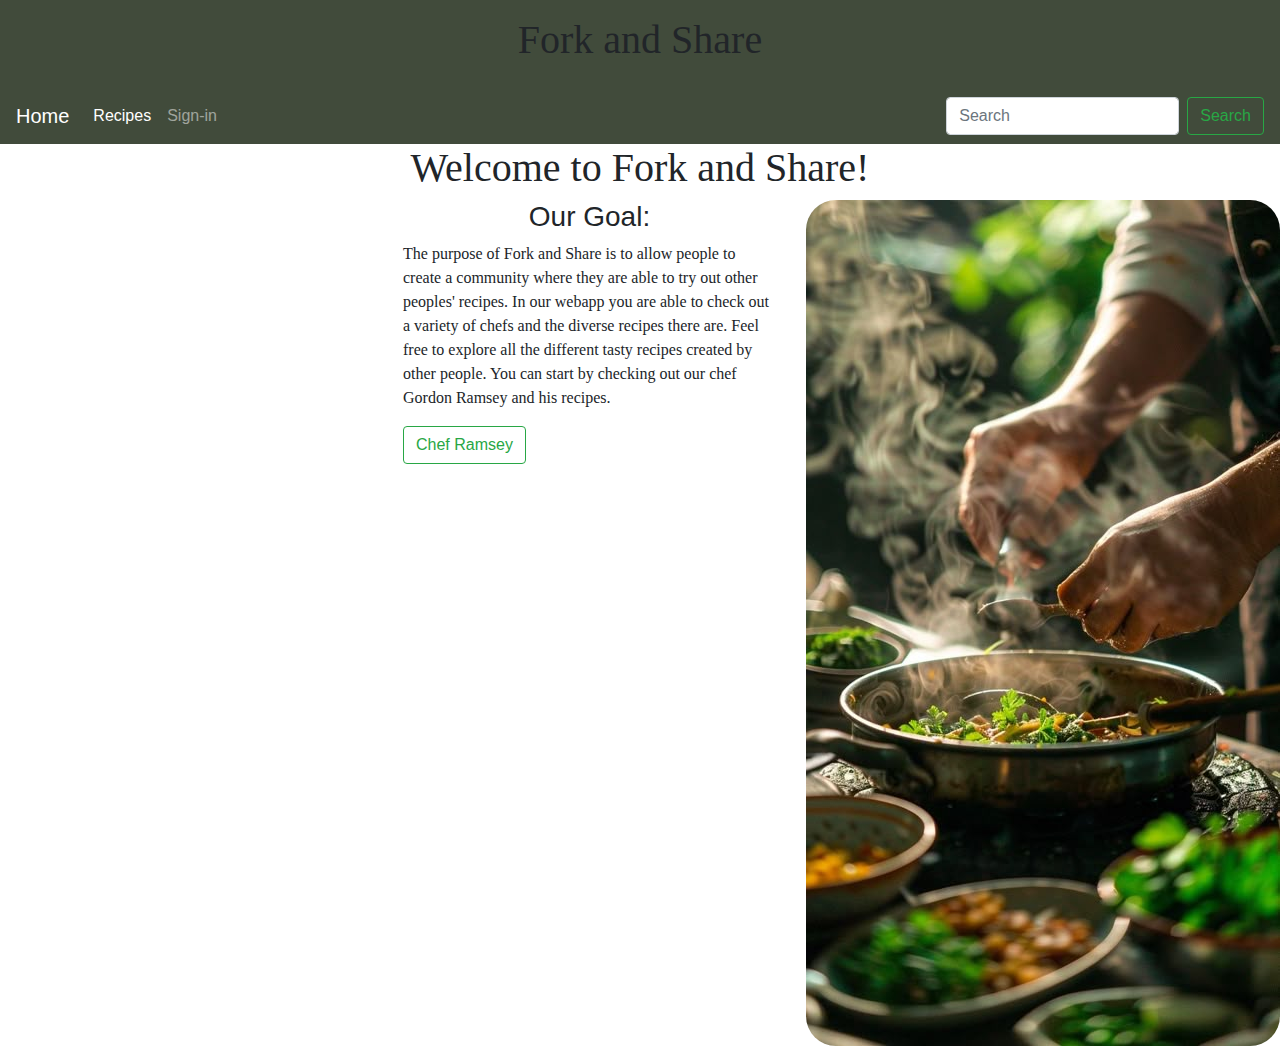
<file: Fork&Share/index.html>
<!DOCTYPE html>
<html lang="en">
<head>
    <meta charset="UTF-8">
    <meta name="viewport" content="width=device-width, initial-scale=1.0">
    <title>Document</title>
    <link rel="stylesheet" href="style.css">
    <link rel="stylesheet" href="https://cdn.jsdelivr.net/npm/bootstrap@4.6.2/dist/css/bootstrap.min.css"> 
    <script src="https://code.jquery.com/jquery-3.3.1.slim.min.js" integrity="sha384-q8i/X+965DzO0rT7abK41JStQIAqVgRVzpbzo5smXKp4YfRvH+8abtTE1Pi6jizo" crossorigin="anonymous"></script>
    <script src="https://cdnjs.cloudflare.com/ajax/libs/popper.js/1.14.7/umd/popper.min.js" integrity="sha384-UO2eT0CpHqdSJQ6hJty5KVphtPhzWj9WO1clHTMGa3JDZwrnQq4sF86dIHNDz0W1" crossorigin="anonymous"></script>
</head>

<body>

    <header class="text-center p-3">
        <h1>Fork and Share</h1>
    </header>
    
    <nav class="navbar navbar-expand-sm navbar-dark" style="background-color: #414b3b;">
        <a class="navbar-brand" href="index.html">Home</a>
        <button class="navbar-toggler" type="button" data-toggle="collapse" data-target="#navMenu">
            <span class="navbar-toggler-icon"></span>
        </button>
        <div class="collapse navbar-collapse" id="navMenu">
            <ul class="navbar-nav mr-auto">
                <li class="nav-item active">
                    <a class="nav-link" href="recipies.html">Recipes </a>
                </li>
                <li class="nav-item">
                    <a class="nav-link" href="Login.html">Sign-in</a>
                </li>
            </ul>
            <form class="form-inline">
                <input class="form-control mr-sm-2" type="search" placeholder="Search ">
                <button class="btn btn-outline-success" type="submit">Search</button>
            </form>
        </div>
    </nav>
    <h1 class="text-center">Welcome to Fork and Share!</h1>

    <div class="row">
        <div class="col"></div>
        <div class="col">
            <h3 class="text-center">Our Goal:</h3>
            <p>The purpose of Fork and Share is to allow people to create a community where they are able to try out other peoples' recipes.
                In our webapp you are able to check out a variety of chefs and the diverse recipes there are. Feel free to explore all the different tasty recipes 
            created by other people. You can start by checking out our chef Gordon Ramsey and his recipes.</p>
            <a href="chefprof.html" class="btn btn-outline-success my-2 my-sm-0" role="button" aria-pressed="true">Chef Ramsey</a></li>
        
        </div>
        <div class="col">
            <img src="images/makingfood.jpg" style="border-radius: 30px;" alt="">
        </div>
      </div>

</body>
</html>
</file>
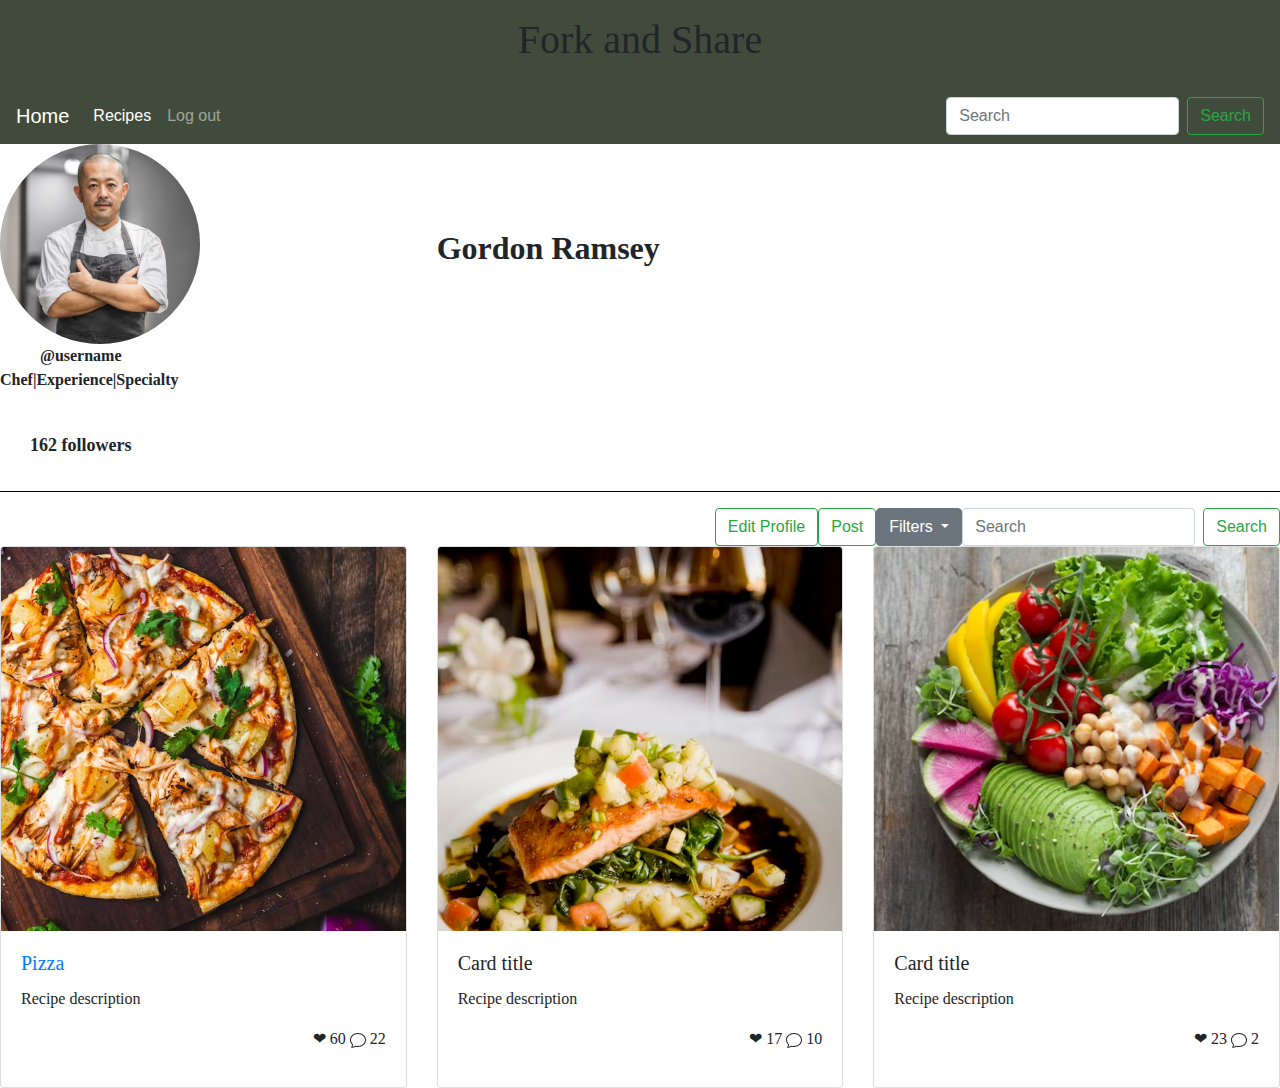
<file: Fork&Share/chefprof.html>
<!DOCTYPE html>
<html lang="en">
<head>
    <meta charset="UTF-8">
    <meta name="viewport" content="width=device-width, initial-scale=1.0">
    <title>Document</title>
    <link rel="stylesheet" href="style.css">
    <link rel="stylesheet" href="https://cdn.jsdelivr.net/npm/bootstrap@4.6.2/dist/css/bootstrap.min.css"> 
    <script src="https://code.jquery.com/jquery-3.3.1.slim.min.js" integrity="sha384-q8i/X+965DzO0rT7abK41JStQIAqVgRVzpbzo5smXKp4YfRvH+8abtTE1Pi6jizo" crossorigin="anonymous"></script>
    <script src="https://cdnjs.cloudflare.com/ajax/libs/popper.js/1.14.7/umd/popper.min.js" integrity="sha384-UO2eT0CpHqdSJQ6hJty5KVphtPhzWj9WO1clHTMGa3JDZwrnQq4sF86dIHNDz0W1" crossorigin="anonymous"></script>
</head>

<body>
  <header class="text-center p-3">
    <h1>Fork and Share</h1>
</header>

<nav class="navbar navbar-expand-sm navbar-dark" style="background-color: #414b3b;">
    <a class="navbar-brand" href="index.html">Home</a>
    <button class="navbar-toggler" type="button" data-toggle="collapse" data-target="#navMenu">
        <span class="navbar-toggler-icon"></span>
    </button>
    <div class="collapse navbar-collapse" id="navMenu">
        <ul class="navbar-nav mr-auto">
            <li class="nav-item active">
                <a class="nav-link" href="recipies.html">Recipes </a>
            </li>
            <li class="nav-item">
                <a class="nav-link" href="#">Log out</a>
            </li>
        </ul>
        <form class="form-inline">
            <input class="form-control mr-sm-2" type="search" placeholder="Search ">
            <button class="btn btn-outline-success" type="submit">Search</button>
        </form>
    </div>
</nav>

<div class="row">
  <div class="col"><img src="images/chef.avif" class="profile-pic" alt="chef">
    <p class="username">@username <br> Chef|Experience|Specialty </p> <br> 
    <p class="follower"> 162 followers </p>
  </div>
  <div class="col"><p class="chef-name">Gordon Ramsey</p></div>
  <div class="col"> </div>
</div>

<hr width="100%" color="black" size="1">

<ul class="nav justify-content-end">
  <li class="nav-item">
    <button class="btn btn-outline-success my-2 my-sm-0">Edit Profile</button>
  </li>
  <li class="nav-item">
    <a href="postrecipe.html" class="btn btn-outline-success my-2 my-sm-0" role="button" aria-pressed="true">Post</a></li>
    <li class="nav-item">
        <div class="dropdown">
            <button class="btn btn-secondary dropdown-toggle" type="button" id="dropdownMenuButton" data-toggle="dropdown" aria-haspopup="true" aria-expanded="true">
              Filters
            </button>
            <div class="dropdown-menu" aria-labelledby="dropdownMenuButton">
              <a class="dropdown-item" href="#">Food Type</a>
              <a class="dropdown-item" href="#">Another action</a>
              <a class="dropdown-item" href="#">Something else here</a>
            </div>
          </div>
    </li>
    <li class="nav-item">
        <form class="form-inline my-2 my-lg-0">
            <input class="form-control mr-sm-2" type="search" placeholder="Search" aria-label="Search">
            <button class="btn btn-outline-success my-2 my-sm-0" type="submit">Search</button>
          </form>
    </li>
  </ul>


<div class="card-deck">
    <div class="card">
      <img class="card-img-top" src="images/pizza.avif" alt="Card image cap">
      <div class="card-body">
        <h5 class="card-title"><a href = "pizza.html"> Pizza</a></h5>
        <p class="card-text">Recipe description</p>
        <p class="text-right">&#10084; 60 <svg xmlns="http://www.w3.org/2000/svg" width="16" height="16" fill="currentColor" class="bi bi-chat" viewBox="0 0 16 16">
          <path d="M2.678 11.894a1 1 0 0 1 .287.801 11 11 0 0 1-.398 2c1.395-.323 2.247-.697 2.634-.893a1 1 0 0 1 .71-.074A8 8 0 0 0 8 14c3.996 0 7-2.807 7-6s-3.004-6-7-6-7 2.808-7 6c0 1.468.617 2.83 1.678 3.894m-.493 3.905a22 22 0 0 1-.713.129c-.2.032-.352-.176-.273-.362a10 10 0 0 0 .244-.637l.003-.01c.248-.72.45-1.548.524-2.319C.743 11.37 0 9.76 0 8c0-3.866 3.582-7 8-7s8 3.134 8 7-3.582 7-8 7a9 9 0 0 1-2.347-.306c-.52.263-1.639.742-3.468 1.105"/>
        </svg> 22</p>
      </div>
    </div>
    <div class="card">
      <img class="card-img-top" src="images/salmon.avif" alt="Card image cap">
      <div class="card-body">
        <h5 class="card-title">Card title</h5>
        <p class="card-text">Recipe description </p>
        <p class="text-right">&#10084; 17 <svg xmlns="http://www.w3.org/2000/svg" width="16" height="16" fill="currentColor" class="bi bi-chat" viewBox="0 0 16 16">
          <path d="M2.678 11.894a1 1 0 0 1 .287.801 11 11 0 0 1-.398 2c1.395-.323 2.247-.697 2.634-.893a1 1 0 0 1 .71-.074A8 8 0 0 0 8 14c3.996 0 7-2.807 7-6s-3.004-6-7-6-7 2.808-7 6c0 1.468.617 2.83 1.678 3.894m-.493 3.905a22 22 0 0 1-.713.129c-.2.032-.352-.176-.273-.362a10 10 0 0 0 .244-.637l.003-.01c.248-.72.45-1.548.524-2.319C.743 11.37 0 9.76 0 8c0-3.866 3.582-7 8-7s8 3.134 8 7-3.582 7-8 7a9 9 0 0 1-2.347-.306c-.52.263-1.639.742-3.468 1.105"/>
        </svg> 10</p>
      </div>
    </div>
    <div class="card">
      <img class="card-img-top" src="images/salad.avif" alt="Card image cap">
      <div class="card-body">
        <h5 class="card-title">Card title</h5>
        <p class="card-text">Recipe description </p>
        <p class="text-right">&#10084; 23 <svg xmlns="http://www.w3.org/2000/svg" width="16" height="16" fill="currentColor" class="bi bi-chat" viewBox="0 0 16 16">
          <path d="M2.678 11.894a1 1 0 0 1 .287.801 11 11 0 0 1-.398 2c1.395-.323 2.247-.697 2.634-.893a1 1 0 0 1 .71-.074A8 8 0 0 0 8 14c3.996 0 7-2.807 7-6s-3.004-6-7-6-7 2.808-7 6c0 1.468.617 2.83 1.678 3.894m-.493 3.905a22 22 0 0 1-.713.129c-.2.032-.352-.176-.273-.362a10 10 0 0 0 .244-.637l.003-.01c.248-.72.45-1.548.524-2.319C.743 11.37 0 9.76 0 8c0-3.866 3.582-7 8-7s8 3.134 8 7-3.582 7-8 7a9 9 0 0 1-2.347-.306c-.52.263-1.639.742-3.468 1.105"/>
        </svg> 2</p>
      </div>
    </div>
  </div>
     
</body>
</html>
</file>
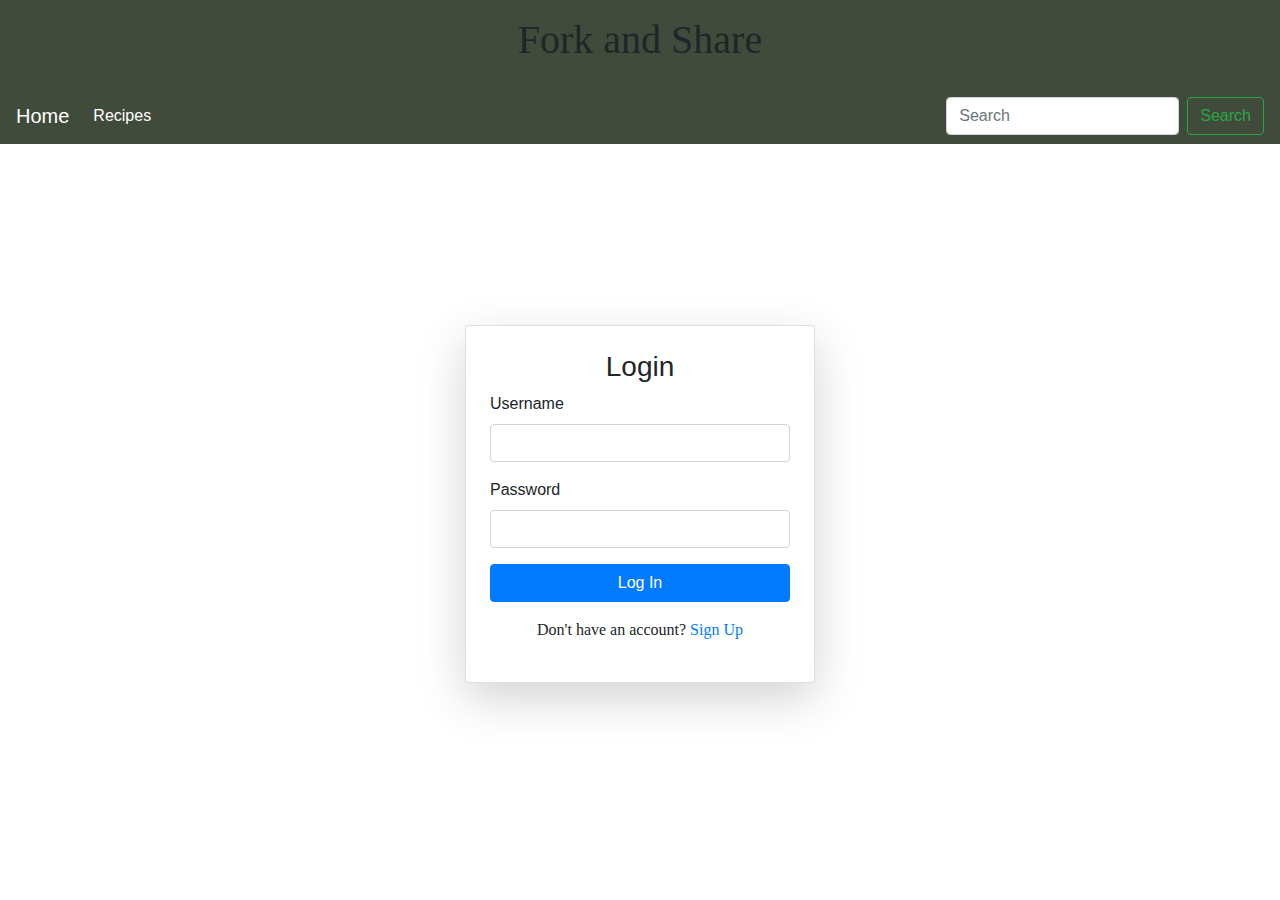
<file: Fork&Share/Login.html>
<!DOCTYPE html>
<html lang="en">
<head>
    <meta charset="UTF-8">
    <meta name="viewport" content="width=device-width, initial-scale=1.0">
    <title>Document</title>
    <link rel="stylesheet" href="style.css">
    <link rel="stylesheet" href="https://cdn.jsdelivr.net/npm/bootstrap@4.6.2/dist/css/bootstrap.min.css"> 
    <script src="https://code.jquery.com/jquery-3.3.1.slim.min.js" integrity="sha384-q8i/X+965DzO0rT7abK41JStQIAqVgRVzpbzo5smXKp4YfRvH+8abtTE1Pi6jizo" crossorigin="anonymous"></script>
    <script src="https://cdnjs.cloudflare.com/ajax/libs/popper.js/1.14.7/umd/popper.min.js" integrity="sha384-UO2eT0CpHqdSJQ6hJty5KVphtPhzWj9WO1clHTMGa3JDZwrnQq4sF86dIHNDz0W1" crossorigin="anonymous"></script>
</head>

<body>
  <header class="text-center p-3">
    <h1>Fork and Share</h1>
</header>

<nav class="navbar navbar-expand-sm navbar-dark" style="background-color: #414b3b;">
    <a class="navbar-brand" href="index.html">Home</a>
    <button class="navbar-toggler" type="button" data-toggle="collapse" data-target="#navMenu">
        <span class="navbar-toggler-icon"></span>
    </button>
    <div class="collapse navbar-collapse" id="navMenu">
        <ul class="navbar-nav mr-auto">
            <li class="nav-item active">
                <a class="nav-link" href="#">Recipes </a>
            </li>
            <li class="nav-item">
                <a class="nav-link" href="#"></a>
            </li>
        </ul>
        <form class="form-inline">
            <input class="form-control mr-sm-2" type="search" placeholder="Search ">
            <button class="btn btn-outline-success" type="submit">Search</button>
        </form>
    </div>
</nav>


<!-- Login Box -->
<div class="container d-flex justify-content-center align-items-center" style="min-height: 80vh;">
    <div class="card shadow-lg p-4" style="width: 350px;">
        <h3 class="text-center">Login</h3>
        <form id="loginForm">
            <div class="form-group">
                <label for="username">Username</label>
                <input type="text" id="username" name="username" class="form-control" required>
            </div>

            <div class="form-group">
                <label for="password">Password</label>
                <input type="password" id="password" name="password" class="form-control" required>
            </div>

            <button type="submit" class="btn btn-primary btn-block">Log In</button>
        </form>

        <div class="text-center mt-3">
            <p>Don't have an account? <a href="signup.html">Sign Up</a></p>
        </div>
    </div>
</div>



</body>
</html>
</file>
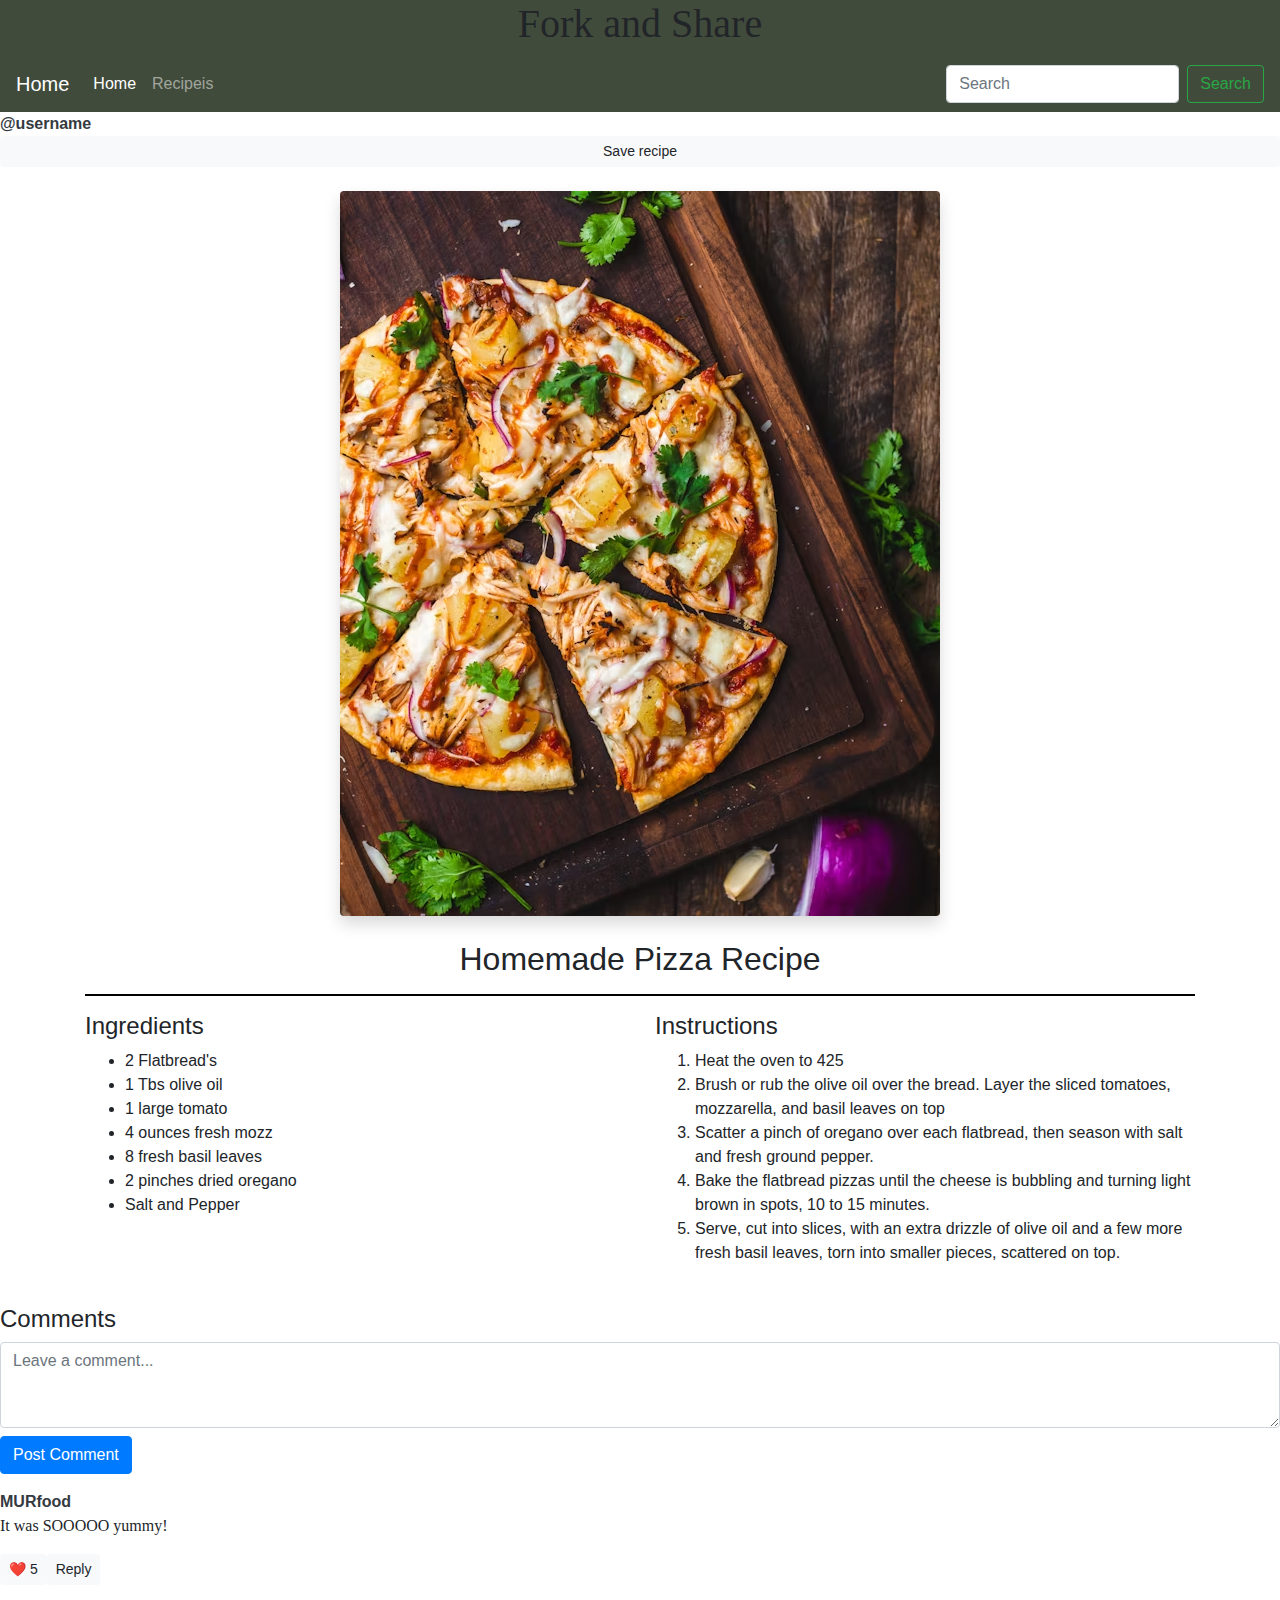
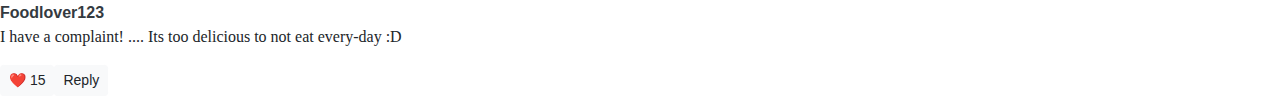
<file: Fork&Share/pizza.html>
<!doctype html>
<html lang="en">
  <head>
    <title>Title</title>
    <!-- Required meta tags -->
    <meta charset="utf-8">
    <meta name="viewport" content="width=device-width, initial-scale=1, shrink-to-fit=no">


    <link rel = "stylesheet" href  ="style.css"> 


    <!-- Bootstrap CSS -->
    <link rel="stylesheet" href="https://stackpath.bootstrapcdn.com/bootstrap/4.3.1/css/bootstrap.min.css" integrity="sha384-ggOyR0iXCbMQv3Xipma34MD+dH/1fQ784/j6cY/iJTQUOhcWr7x9JvoRxT2MZw1T" crossorigin="anonymous">
  </head>
  <body>
    <!-- Optional JavaScript -->
    <!-- jQuery first, then Popper.js, then Bootstrap JS -->
    <script src="https://code.jquery.com/jquery-3.3.1.slim.min.js" integrity="sha384-q8i/X+965DzO0rT7abK41JStQIAqVgRVzpbzo5smXKp4YfRvH+8abtTE1Pi6jizo" crossorigin="anonymous"></script>
    <script src="https://cdnjs.cloudflare.com/ajax/libs/popper.js/1.14.7/umd/popper.min.js" integrity="sha384-UO2eT0CpHqdSJQ6hJty5KVphtPhzWj9WO1clHTMGa3JDZwrnQq4sF86dIHNDz0W1" crossorigin="anonymous"></script>
    <script src="https://stackpath.bootstrapcdn.com/bootstrap/4.3.1/js/bootstrap.min.js" integrity="sha384-JjSmVgyd0p3pXB1rRibZUAYoIIy6OrQ6VrjIEaFf/nJGzIxFDsf4x0xIM+B07jRM" crossorigin="anonymous"></script>
  


    <header>
        <h1> Fork and Share </h1>
            </header>
    
    <nav class="navbar navbar-expand-sm navbar-dark" style="background-color: #414b3b;">
        <a class="navbar-brand" href="index.html">Home</a>
        <button class="navbar-toggler d-lg-none" type="button" data-toggle="collapse" data-target="#collapsibleNavId" aria-controls="collapsibleNavId"
            aria-expanded="false" aria-label="Toggle navigation"></button>
        <div class="collapse navbar-collapse" id="collapsibleNavId">
            <ul class="navbar-nav mr-auto mt-2 mt-lg-0">
                <li class="nav-item active">


                    <a class="nav-link" href="index.html">Home <span class="sr-only">(current)</span></a>
                </li>
                <li class="Recipes">
                    <a class="nav-link" href="recipies.html">Recipeis</a>

                </li>
            </ul>
            <form class="form-inline my-2 my-lg-0">
                <input class="form-control mr-sm-2" type="text" placeholder="Search">
                <button class="btn btn-outline-success my-2 my-sm-0" type="submit">Search</button>
            </form>




        </div>
    </nav>
    <strong><a href="chefprof.html" class="text-dark">@username </a></strong>

    <button class="btn btn-light btn-sm"> Save recipe </button> 

    
    <div class="container mt-4">
        
        <div class="text-center">
            <img src="images/pizza.avif" class="img-fluid rounded shadow" alt="pizza" style="max-width: 80%;">
        </div>

       
        <h2 class="mt-4 text-center">Homemade Pizza Recipe</h2>
        <hr class="line">

        
        <div class="row">
           
            <div class="col-md-6">
                <h4>Ingredients</h4>
                <ul>
                    <li>2 Flatbread's</li>
                    <li>1 Tbs olive oil</li>
                    <li>1 large tomato</li>
                    <li>4 ounces fresh mozz</li>
                    <li>8 fresh basil leaves</li>
                    <li>2 pinches dried oregano</li>
                    <li>Salt and Pepper</li>
                </ul>
            </div>

          
            <div class="col-md-6">
                <h4>Instructions</h4>
                <ol>
                    <li>Heat the oven to 425</li>
                    <li>Brush or rub the olive oil over the bread. Layer the sliced tomatoes, mozzarella, and basil leaves on top</li>
                    <li>Scatter a pinch of oregano over each flatbread, then season with salt and fresh ground pepper.</li>
                    <li>Bake the flatbread pizzas until the cheese is bubbling and turning light brown in spots, 10 to 15 minutes.</li>
                    <li>Serve, cut into slices, with an extra drizzle of olive oil and a few more fresh basil leaves, torn into smaller pieces, scattered on top. </li>
                </ol>
            </div>
        </div>
    </div>
    

<div class="comment-section mt-4">
    <h4>Comments</h4>
    <div class="comment-box">
        <textarea class="form-control" rows="3" placeholder="Leave a comment..."></textarea>
        <button class="btn btn-primary mt-2">Post Comment</button>
    </div>
  

    <div class="comment mt-3">
        <strong><a href="userprofile.html" class= "text-dark" >MURfood</a></a></strong>
        <p>It was SOOOOO yummy! </p>
        <button class="btn btn-light btn-sm">
            <span class="text-danger">&#10084;</span> 5
            <button class="btn btn-light btn-sm"> Reply </button> 
        </button>
    </div>
  
    <div class="comment mt-3">
        <strong><a href="#" class="text-dark">Foodlover123</a></strong> <span class="text-muted"> </span>
        <p> I have a complaint! .... Its too delicious to not eat every-day :D </p>
        <button class="btn btn-light btn-sm">
            <span class="text-danger">&#10084; </span>15 
            <button class="btn btn-light btn-sm"> Reply </button> 
        </button>
    </div>
  </div>
  </div>
  


</body>
</html>
</file>
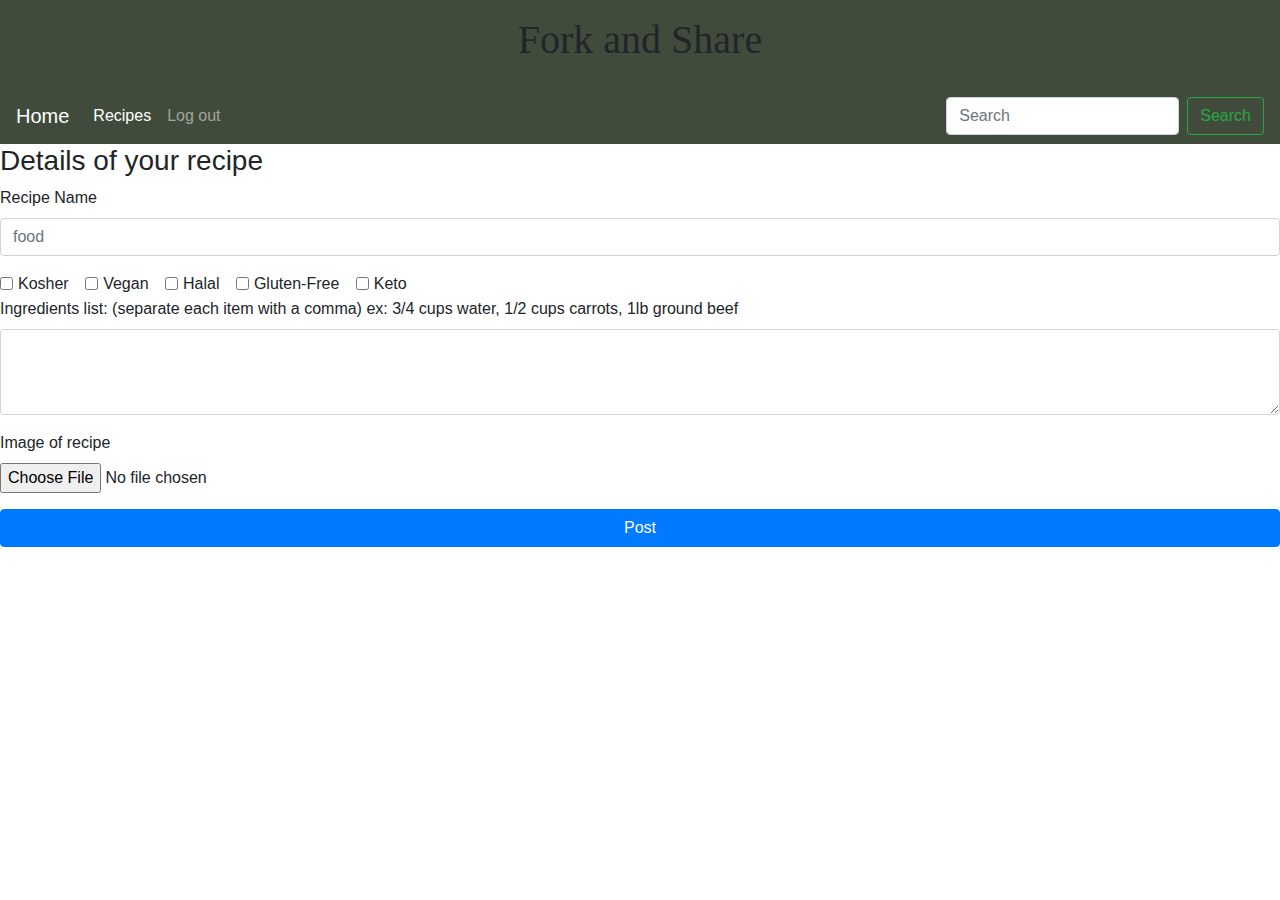
<file: Fork&Share/postrecipe.html>
<!doctype html>
<html lang="en">
  <head>
    <title>Title</title>
    <!-- Required meta tags -->
    <meta charset="utf-8">
    <meta name="viewport" content="width=device-width, initial-scale=1, shrink-to-fit=no">

    <!-- Bootstrap CSS -->
    <link rel="stylesheet" href="style.css">
    <link rel="stylesheet" href="https://stackpath.bootstrapcdn.com/bootstrap/4.3.1/css/bootstrap.min.css" integrity="sha384-ggOyR0iXCbMQv3Xipma34MD+dH/1fQ784/j6cY/iJTQUOhcWr7x9JvoRxT2MZw1T" crossorigin="anonymous">
  </head>
  <body>
      
    <!-- Optional JavaScript -->
    <!-- jQuery first, then Popper.js, then Bootstrap JS -->
    <script src="https://code.jquery.com/jquery-3.3.1.slim.min.js" integrity="sha384-q8i/X+965DzO0rT7abK41JStQIAqVgRVzpbzo5smXKp4YfRvH+8abtTE1Pi6jizo" crossorigin="anonymous"></script>
    <script src="https://cdnjs.cloudflare.com/ajax/libs/popper.js/1.14.7/umd/popper.min.js" integrity="sha384-UO2eT0CpHqdSJQ6hJty5KVphtPhzWj9WO1clHTMGa3JDZwrnQq4sF86dIHNDz0W1" crossorigin="anonymous"></script>
    <script src="https://stackpath.bootstrapcdn.com/bootstrap/4.3.1/js/bootstrap.min.js" integrity="sha384-JjSmVgyd0p3pXB1rRibZUAYoIIy6OrQ6VrjIEaFf/nJGzIxFDsf4x0xIM+B07jRM" crossorigin="anonymous"></script>
 
    <header class="text-center p-3">
        <h1>Fork and Share</h1>
    </header>
    
    <nav class="navbar navbar-expand-sm navbar-dark" style="background-color: #414b3b;">
        <a class="navbar-brand" href="index.html">Home</a>
        <button class="navbar-toggler" type="button" data-toggle="collapse" data-target="#navMenu">
            <span class="navbar-toggler-icon"></span>
        </button>
        <div class="collapse navbar-collapse" id="navMenu">
            <ul class="navbar-nav mr-auto">
                <li class="nav-item active">
                    <a class="nav-link" href="recipies.html">Recipes </a>
                </li>
                <li class="nav-item">
                    <a class="nav-link" href="#">Log out</a>
                </li>
            </ul>
            <form class="form-inline">
                <input class="form-control mr-sm-2" type="search" placeholder="Search ">
                <button class="btn btn-outline-success" type="submit">Search</button>
            </form>
        </div>
    </nav>

    <h3>Details of your recipe</h3>
    <form>
        <div class="form-group">
            <label for="formGroupExampleInput">Recipe Name</label>
            <input type="text" class="form-control" id="formGroupExampleInput" placeholder="food">
          </div>
          <div class="form-check form-check-inline">
            <input class="form-check-input" type="checkbox" id="inlineCheckbox1" value="option1">
            <label class="form-check-label" for="inlineCheckbox1">Kosher</label>
          </div>
          <div class="form-check form-check-inline">
            <input class="form-check-input" type="checkbox" id="inlineCheckbox2" value="option2">
            <label class="form-check-label" for="inlineCheckbox2">Vegan</label>
          </div>
          <div class="form-check form-check-inline">
            <input class="form-check-input" type="checkbox" id="inlineCheckbox3" value="option3">
            <label class="form-check-label" for="inlineCheckbox3">Halal </label>
          </div>
          <div class="form-check form-check-inline">
            <input class="form-check-input" type="checkbox" id="inlineCheckbox3" value="option3">
            <label class="form-check-label" for="inlineCheckbox3">Gluten-Free </label>
          </div>
          <div class="form-check form-check-inline">
            <input class="form-check-input" type="checkbox" id="inlineCheckbox3" value="option3">
            <label class="form-check-label" for="inlineCheckbox3">Keto </label>
          </div>
        <div class="form-group">
          <label for="exampleFormControlTextarea1">Ingredients list: (separate each item with a comma) ex: 3/4 cups water, 1/2 cups carrots, 1lb ground beef</label>
          <textarea class="form-control" id="exampleFormControlTextarea1" rows="3"></textarea>
        </div>
        <div class="form-group">
            <label for="exampleFormControlFile1">Image of recipe</label>
            <input type="file" class="form-control-file" id="exampleFormControlFile1">
          </div>
      </form>
      <input class="btn btn-primary" type="submit" value="Post">

</body>
</html>
</file>
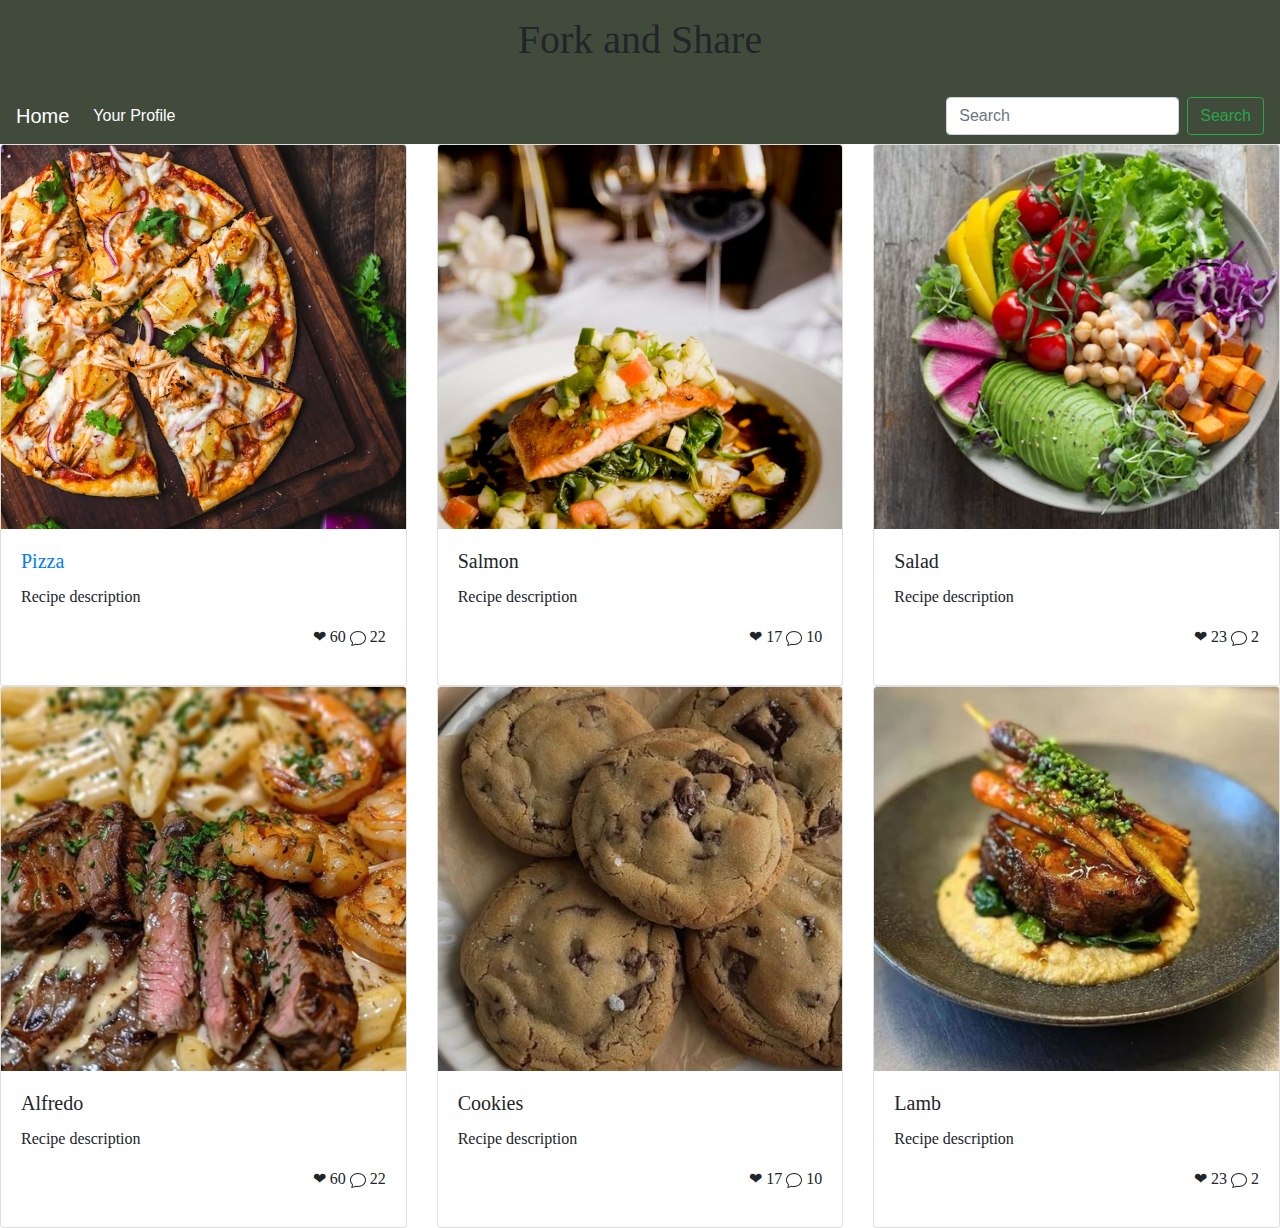
<file: Fork&Share/recipies.html>
<!DOCTYPE html>
<html lang="en">
<head>
    <meta charset="UTF-8">
    <meta name="viewport" content="width=device-width, initial-scale=1.0">
    <title>Document</title>
    <link rel="stylesheet" href="style.css">
    <link rel="stylesheet" href="https://cdn.jsdelivr.net/npm/bootstrap@4.6.2/dist/css/bootstrap.min.css"> 
    <script src="https://code.jquery.com/jquery-3.3.1.slim.min.js" integrity="sha384-q8i/X+965DzO0rT7abK41JStQIAqVgRVzpbzo5smXKp4YfRvH+8abtTE1Pi6jizo" crossorigin="anonymous"></script>
    <script src="https://cdnjs.cloudflare.com/ajax/libs/popper.js/1.14.7/umd/popper.min.js" integrity="sha384-UO2eT0CpHqdSJQ6hJty5KVphtPhzWj9WO1clHTMGa3JDZwrnQq4sF86dIHNDz0W1" crossorigin="anonymous"></script>
</head>

<body>
  <header class="text-center p-3">
    <h1>Fork and Share</h1>
</header>

<nav class="navbar navbar-expand-sm navbar-dark" style="background-color: #414b3b;">
    <a class="navbar-brand" href="index.html">Home</a>
    <button class="navbar-toggler" type="button" data-toggle="collapse" data-target="#navMenu">
        <span class="navbar-toggler-icon"></span>
    </button>
    <div class="collapse navbar-collapse" id="navMenu">
        <ul class="navbar-nav mr-auto">
            <li class="nav-item active">

                <a class="nav-link" href="userprofile.html">Your Profile </a>
            </li>
            <li class="nav-item">
                <a class="nav-link" href="#"></a>
            </li>
        </ul>
        <form class="form-inline">
            <input class="form-control mr-sm-2" type="search" placeholder="Search ">
            <button class="btn btn-outline-success" type="submit">Search</button>
        </form>
    </div>
</nav>



<div class="card-deck">
    <div class="card">
      <img class="card-img-top" src="images/pizza.avif" alt="Card image cap">
      <div class="card-body">
        <h5 class="card-title"><a href = "pizza.html"> Pizza</a></h5>
        <p class="card-text">Recipe description</p>
        <p class="text-right">&#10084; 60 <svg xmlns="http://www.w3.org/2000/svg" width="16" height="16" fill="currentColor" class="bi bi-chat" viewBox="0 0 16 16">
          <path d="M2.678 11.894a1 1 0 0 1 .287.801 11 11 0 0 1-.398 2c1.395-.323 2.247-.697 2.634-.893a1 1 0 0 1 .71-.074A8 8 0 0 0 8 14c3.996 0 7-2.807 7-6s-3.004-6-7-6-7 2.808-7 6c0 1.468.617 2.83 1.678 3.894m-.493 3.905a22 22 0 0 1-.713.129c-.2.032-.352-.176-.273-.362a10 10 0 0 0 .244-.637l.003-.01c.248-.72.45-1.548.524-2.319C.743 11.37 0 9.76 0 8c0-3.866 3.582-7 8-7s8 3.134 8 7-3.582 7-8 7a9 9 0 0 1-2.347-.306c-.52.263-1.639.742-3.468 1.105"/>
        </svg> 22</p>
      </div>
    </div>

    <div class="card">
      <img class="card-img-top" src="images/salmon.avif" alt="Card image cap">
      <div class="card-body">
        <h5 class="card-title">Salmon </h5>
        <p class="card-text">Recipe description </p>
        <p class="text-right">&#10084; 17 <svg xmlns="http://www.w3.org/2000/svg" width="16" height="16" fill="currentColor" class="bi bi-chat" viewBox="0 0 16 16">
          <path d="M2.678 11.894a1 1 0 0 1 .287.801 11 11 0 0 1-.398 2c1.395-.323 2.247-.697 2.634-.893a1 1 0 0 1 .71-.074A8 8 0 0 0 8 14c3.996 0 7-2.807 7-6s-3.004-6-7-6-7 2.808-7 6c0 1.468.617 2.83 1.678 3.894m-.493 3.905a22 22 0 0 1-.713.129c-.2.032-.352-.176-.273-.362a10 10 0 0 0 .244-.637l.003-.01c.248-.72.45-1.548.524-2.319C.743 11.37 0 9.76 0 8c0-3.866 3.582-7 8-7s8 3.134 8 7-3.582 7-8 7a9 9 0 0 1-2.347-.306c-.52.263-1.639.742-3.468 1.105"/>
        </svg> 10</p>
      </div>
    </div>

    <div class="card">
      <img class="card-img-top" src="images/salad.avif" alt="Card image cap">
      <div class="card-body">
        <h5 class="card-title">Salad</h5>
        <p class="card-text">Recipe description </p>
        <p class="text-right">&#10084; 23 <svg xmlns="http://www.w3.org/2000/svg" width="16" height="16" fill="currentColor" class="bi bi-chat" viewBox="0 0 16 16">
          <path d="M2.678 11.894a1 1 0 0 1 .287.801 11 11 0 0 1-.398 2c1.395-.323 2.247-.697 2.634-.893a1 1 0 0 1 .71-.074A8 8 0 0 0 8 14c3.996 0 7-2.807 7-6s-3.004-6-7-6-7 2.808-7 6c0 1.468.617 2.83 1.678 3.894m-.493 3.905a22 22 0 0 1-.713.129c-.2.032-.352-.176-.273-.362a10 10 0 0 0 .244-.637l.003-.01c.248-.72.45-1.548.524-2.319C.743 11.37 0 9.76 0 8c0-3.866 3.582-7 8-7s8 3.134 8 7-3.582 7-8 7a9 9 0 0 1-2.347-.306c-.52.263-1.639.742-3.468 1.105"/>
        </svg> 2</p>
      </div>
    </div>
  </div>
     


  <div class="card-deck">
    <div class="card">
      <img class="card-img-top" src="images/alfredo.jpg" alt="Card image cap">
      <div class="card-body">
        <h5 class="card-title"> Alfredo </h5> </h5>
        <p class="card-text">Recipe description</p>
        <p class="text-right">&#10084; 60 <svg xmlns="http://www.w3.org/2000/svg" width="16" height="16" fill="currentColor" class="bi bi-chat" viewBox="0 0 16 16">
          <path d="M2.678 11.894a1 1 0 0 1 .287.801 11 11 0 0 1-.398 2c1.395-.323 2.247-.697 2.634-.893a1 1 0 0 1 .71-.074A8 8 0 0 0 8 14c3.996 0 7-2.807 7-6s-3.004-6-7-6-7 2.808-7 6c0 1.468.617 2.83 1.678 3.894m-.493 3.905a22 22 0 0 1-.713.129c-.2.032-.352-.176-.273-.362a10 10 0 0 0 .244-.637l.003-.01c.248-.72.45-1.548.524-2.319C.743 11.37 0 9.76 0 8c0-3.866 3.582-7 8-7s8 3.134 8 7-3.582 7-8 7a9 9 0 0 1-2.347-.306c-.52.263-1.639.742-3.468 1.105"/>
        </svg> 22</p>
      </div>
    </div>
    <div class="card">
      <img class="card-img-top" src="images/cookies.jpg" alt="Card image cap">
      <div class="card-body">
        <h5 class="card-title">Cookies</h5>
        <p class="card-text">Recipe description </p>
        <p class="text-right">&#10084; 17 <svg xmlns="http://www.w3.org/2000/svg" width="16" height="16" fill="currentColor" class="bi bi-chat" viewBox="0 0 16 16">
          <path d="M2.678 11.894a1 1 0 0 1 .287.801 11 11 0 0 1-.398 2c1.395-.323 2.247-.697 2.634-.893a1 1 0 0 1 .71-.074A8 8 0 0 0 8 14c3.996 0 7-2.807 7-6s-3.004-6-7-6-7 2.808-7 6c0 1.468.617 2.83 1.678 3.894m-.493 3.905a22 22 0 0 1-.713.129c-.2.032-.352-.176-.273-.362a10 10 0 0 0 .244-.637l.003-.01c.248-.72.45-1.548.524-2.319C.743 11.37 0 9.76 0 8c0-3.866 3.582-7 8-7s8 3.134 8 7-3.582 7-8 7a9 9 0 0 1-2.347-.306c-.52.263-1.639.742-3.468 1.105"/>
        </svg> 10</p>
      </div>
    </div>
    <div class="card">
      <img class="card-img-top" src="images/lamb.jpg" alt="Card image cap">
      <div class="card-body">
        <h5 class="card-title">Lamb</h5>
        <p class="card-text">Recipe description </p>
        <p class="text-right">&#10084; 23 <svg xmlns="http://www.w3.org/2000/svg" width="16" height="16" fill="currentColor" class="bi bi-chat" viewBox="0 0 16 16">
          <path d="M2.678 11.894a1 1 0 0 1 .287.801 11 11 0 0 1-.398 2c1.395-.323 2.247-.697 2.634-.893a1 1 0 0 1 .71-.074A8 8 0 0 0 8 14c3.996 0 7-2.807 7-6s-3.004-6-7-6-7 2.808-7 6c0 1.468.617 2.83 1.678 3.894m-.493 3.905a22 22 0 0 1-.713.129c-.2.032-.352-.176-.273-.362a10 10 0 0 0 .244-.637l.003-.01c.248-.72.45-1.548.524-2.319C.743 11.37 0 9.76 0 8c0-3.866 3.582-7 8-7s8 3.134 8 7-3.582 7-8 7a9 9 0 0 1-2.347-.306c-.52.263-1.639.742-3.468 1.105"/>
        </svg> 2</p>
      </div>
    </div>
  </div>
     
</body>






</body>
</html>
</file>
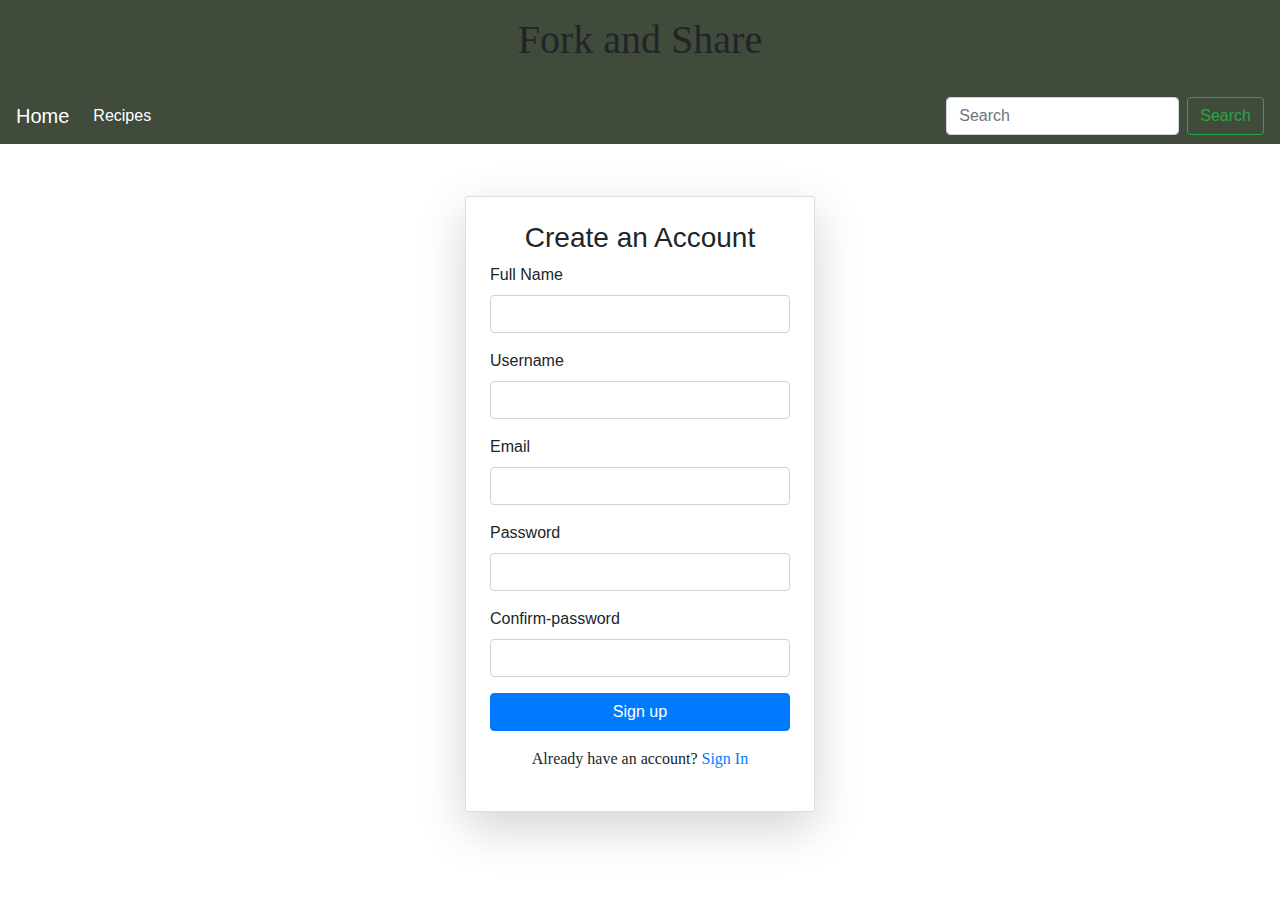
<file: Fork&Share/signup.html>
<!DOCTYPE html>
<html lang="en">
<head>
    <meta charset="UTF-8">
    <meta name="viewport" content="width=device-width, initial-scale=1.0">
    <title>Document</title>
    <link rel="stylesheet" href="style.css">
    <link rel="stylesheet" href="https://cdn.jsdelivr.net/npm/bootstrap@4.6.2/dist/css/bootstrap.min.css"> 
    <script src="https://code.jquery.com/jquery-3.3.1.slim.min.js" integrity="sha384-q8i/X+965DzO0rT7abK41JStQIAqVgRVzpbzo5smXKp4YfRvH+8abtTE1Pi6jizo" crossorigin="anonymous"></script>
    <script src="https://cdnjs.cloudflare.com/ajax/libs/popper.js/1.14.7/umd/popper.min.js" integrity="sha384-UO2eT0CpHqdSJQ6hJty5KVphtPhzWj9WO1clHTMGa3JDZwrnQq4sF86dIHNDz0W1" crossorigin="anonymous"></script>
</head>

<body>
  <header class="text-center p-3">
    <h1>Fork and Share</h1>
</header>

<nav class="navbar navbar-expand-sm navbar-dark" style="background-color: #414b3b;">
    <a class="navbar-brand" href="index.html">Home</a>
    <button class="navbar-toggler" type="button" data-toggle="collapse" data-target="#navMenu">
        <span class="navbar-toggler-icon"></span>
    </button>
    <div class="collapse navbar-collapse" id="navMenu">
        <ul class="navbar-nav mr-auto">
            <li class="nav-item active">
                <a class="nav-link" href="#">Recipes </a>
            </li>
            <li class="nav-item">
                <a class="nav-link" href="#"></a>
            </li>
        </ul>
        <form class="form-inline">
            <input class="form-control mr-sm-2" type="search" placeholder="Search ">
            <button class="btn btn-outline-success" type="submit">Search</button>
        </form>
    </div>
</nav>



<div class="container d-flex justify-content-center align-items-center" style="min-height: 80vh;">
    <div class="card shadow-lg p-4" style="width: 350px;">
        <h3 class="text-center">Create an Account</h3>
        <form id="loginForm">
            <div class="form-group">
                <label for="username">Full Name</label>
                <input type="text" id="name" name="name" class="form-control" required>
            </div>

            <div class="form-group">
                <label for="username">Username</label>
                <input type="username" id="username" name="username" class="form-control" required>
            </div>

            <div class = "form-group">
                <label for = "email" >Email</label>
                <input type="email" id="email" name="email" class="form-control" required>
            </div>

            <div class = "form-group">
                <label for = "password" > Password</label>
                <input type = "password" id ="password" name = "password" class = "form-control" required>
            </div>

            <div class = "form-group">
                <label for = "confirm-password" > Confirm-password</label>
                <input type = "confirm-password" id ="confirm-password" name = "confirm-password" class = "form-control" required>
            </div>

            <button type="submit" class="btn btn-primary btn-block"> Sign up </button>
        </form>

        <div class="text-center mt-3">
            <p>Already have an account? <a href="Login.html">Sign In</a></p>
        </div>
    </div>
</div>

</body>
</html>
</file>
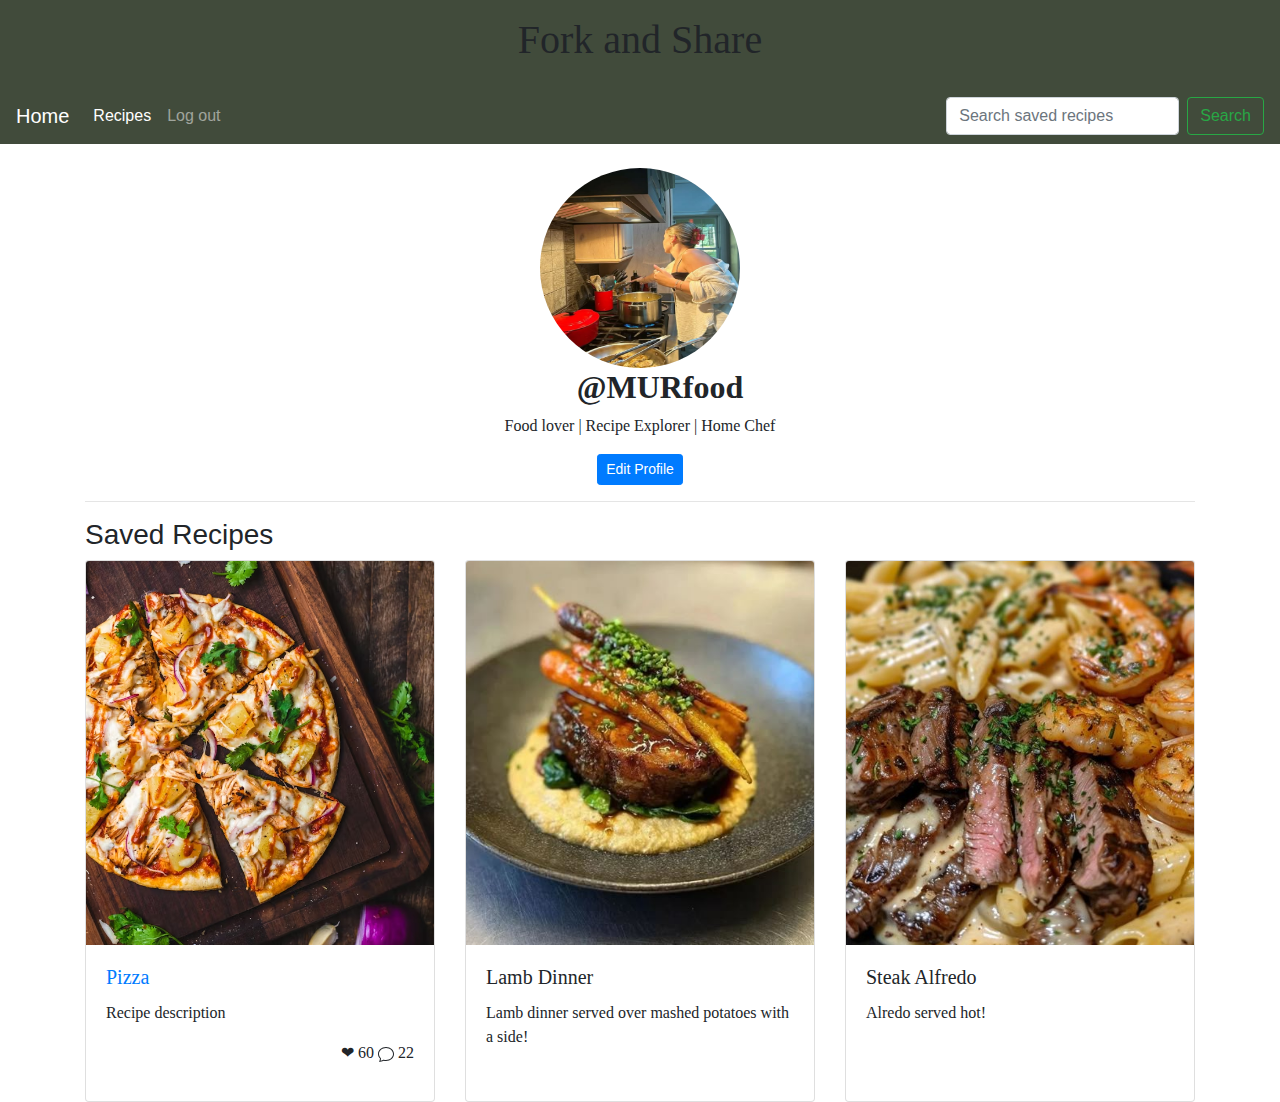
<file: Fork&Share/userprofile.html>
<!DOCTYPE html>
<html lang="en">
<head>
    <meta charset="UTF-8">
    <meta name="viewport" content="width=device-width, initial-scale=1.0">
    <title>User Profile</title>
    <link rel="stylesheet" href="style.css">
    <link rel="stylesheet" href="https://cdn.jsdelivr.net/npm/bootstrap@4.6.2/dist/css/bootstrap.min.css"> 
</head>

<body>
    <header class="text-center p-3">
        <h1>Fork and Share</h1>
    </header>

    <nav class="navbar navbar-expand-sm navbar-dark" style="background-color: #414b3b;">
        <a class="navbar-brand" href="index.html">Home</a>
        <button class="navbar-toggler" type="button" data-toggle="collapse" data-target="#navMenu">
            <span class="navbar-toggler-icon"></span>
        </button>
        <div class="collapse navbar-collapse" id="navMenu">
            <ul class="navbar-nav mr-auto">
                <li class="nav-item active">
                    <a class="nav-link" href="recipies.html">Recipes </a>
                </li>
                <li class="nav-item">
                    <a class="nav-link" href="#">Log out</a>
                </li>
            </ul>
            <form class="form-inline">
                <input class="form-control mr-sm-2" type="search" placeholder="Search saved recipes">
                <button class="btn btn-outline-success" type="submit">Search</button>
            </form>
        </div>
    </nav>



    <div class="container mt-4">
        <div class="text-center">
            <img src="images/homechefavi.jpg" class="profile-pic" alt="User profile picture">
            <h2 class="username">@MURfood</h2>
            <p class="about-me">Food lover | Recipe Explorer | Home Chef</p>
            <button class="btn btn-primary btn-sm">Edit Profile</button>
        </div>

        <hr>

        <h3 class="Saved-recipes">Saved Recipes</h3>
        <div class="card-deck">
            <div class="card">
                <img class="card-img-top" src="images/pizza.avif" alt="Card image cap">
                <div class="card-body">
                  <h5 class="card-title"><a href = "pizza.html"> Pizza</a></h5>
                  <p class="card-text">Recipe description</p>
                  <p class="text-right">&#10084; 60 <svg xmlns="http://www.w3.org/2000/svg" width="16" height="16" fill="currentColor" class="bi bi-chat" viewBox="0 0 16 16">
                    <path d="M2.678 11.894a1 1 0 0 1 .287.801 11 11 0 0 1-.398 2c1.395-.323 2.247-.697 2.634-.893a1 1 0 0 1 .71-.074A8 8 0 0 0 8 14c3.996 0 7-2.807 7-6s-3.004-6-7-6-7 2.808-7 6c0 1.468.617 2.83 1.678 3.894m-.493 3.905a22 22 0 0 1-.713.129c-.2.032-.352-.176-.273-.362a10 10 0 0 0 .244-.637l.003-.01c.248-.72.45-1.548.524-2.319C.743 11.37 0 9.76 0 8c0-3.866 3.582-7 8-7s8 3.134 8 7-3.582 7-8 7a9 9 0 0 1-2.347-.306c-.52.263-1.639.742-3.468 1.105"/>
                </svg> 22</p>
            </div>
            </div>

            <div class="card">
                <img class="card-img-top" src="images/lamb.jpg" alt="Lamb">
                <div class="card-body">
                    <h5 class="card-title">Lamb Dinner</h5>
                    <p class="card-text">Lamb dinner served over mashed potatoes with a side!</p>
                </div>
            </div>
            <div class="card">
                <img class="card-img-top" src="images/alfredo.jpg" alt="Alfredo">
                <div class="card-body">
                    <h5 class="card-title">Steak Alfredo </h5>
                    <p class="card-type">Alredo served hot!</p>
                </div>
            </div>
        </div>
    </div>

    <script src="https://code.jquery.com/jquery-3.3.1.slim.min.js"></script>
    <script src="https://cdnjs.cloudflare.com/ajax/libs/popper.js/1.14.7/umd/popper.min.js"></script>
    <script src="https://stackpath.bootstrapcdn.com/bootstrap/4.6.2/js/bootstrap.min.js"></script>
</body>
</html>
</file>
<file: Fork&Share/style.css>
.profile-pic{
    border-radius: 400px;
    height: 200px;
    width: 200px;
}

.username{
    font-weight: bold;
    text-indent: 40px;
    font-family: Georgia, 'Times New Roman', Times, serif;
}

.foodcard{
  display: block;
  margin-left: auto;
  margin-right: auto;
  width: 50%;
}

.card-img-top {
    width: 100%;
    height: 30vw;
    object-fit: cover;
}

.line {
    border: 1px solid black;
  }


.follower {
    font-family: Georgia, 'Times New Roman', Times, serif;
    font-weight: bolder;
    font-size: large;
    padding-left: 30px;
}

.chef-name {
    font-family: Georgia, 'Times New Roman', Times, serif;
    margin-top: 80px;
    font-size: xx-large;
    font-weight: bold;
}

p {
    font-family: Georgia, 'Times New Roman', Times, serif;
}

h1{
    font-family: Georgia, 'Times New Roman', Times, serif;
}

h5{
    font-family: Georgia, 'Times New Roman', Times, serif;
    font-weight: bolder;
}

.profile-name{
    font-weight: 200;
}

header{
background-color: #414b3b;
font-size: x-large;
text-align: center;
font-family: 'Franklin Gothic Medium', 'Arial Narrow', Arial, sans-serif;

}




body {



    font-family: Arial, sans-serif;
    margin: 0;
    padding: 0;
    background-color: #fff9f3;
    display: flex;
    flex-direction: column;
   
}
</file>
